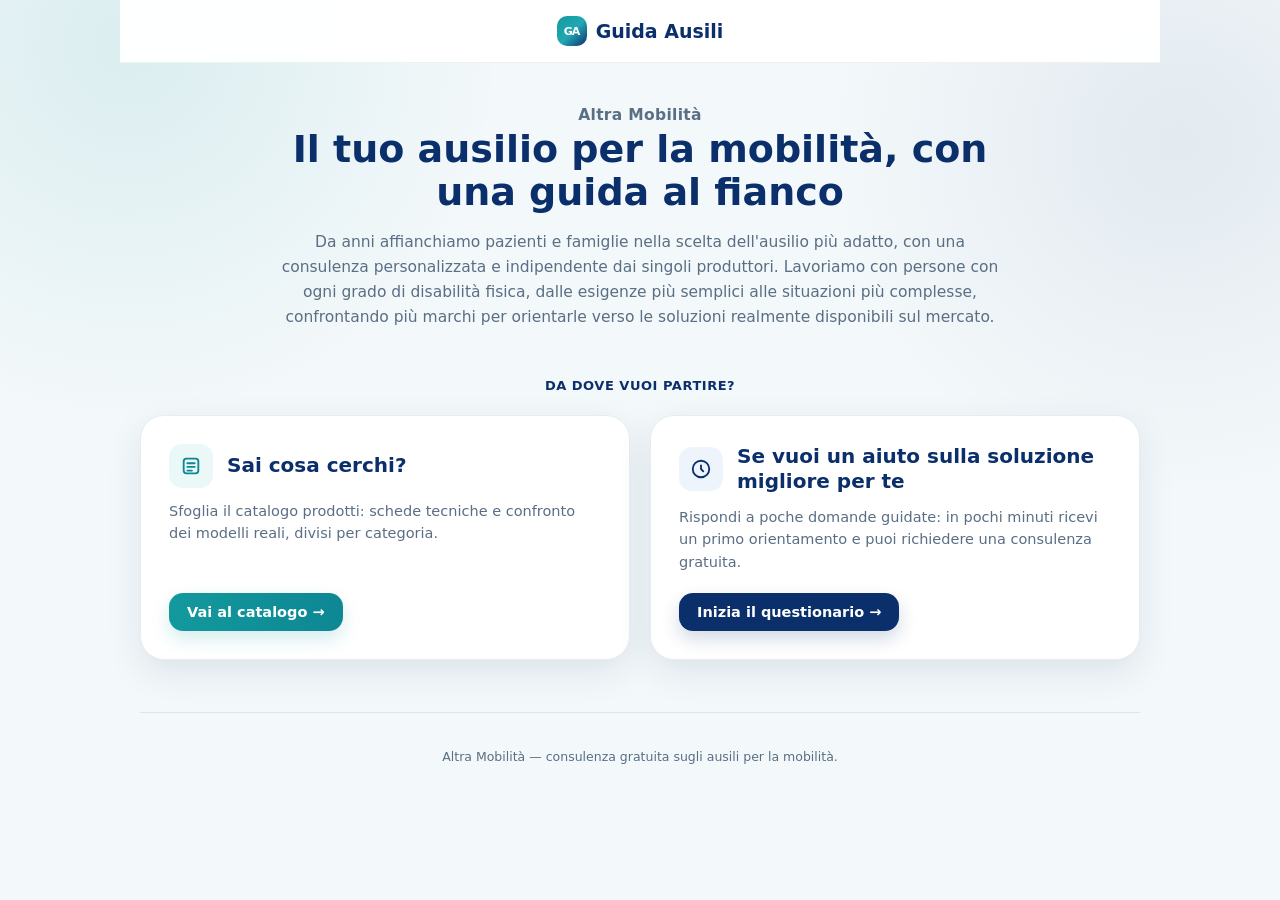
<file: index.html>
<!doctype html>
<html lang="it">
<head>
<meta charset="utf-8">
<meta name="viewport" content="width=device-width, initial-scale=1">
<title>Guida Ausili</title>
<meta name="description" content="Guida Ausili di Altra Mobilità: consulenza personalizzata e catalogo prodotti per trovare l'ausilio per la mobilità più adatto a ogni esigenza.">
<link rel="stylesheet" href="home.css">
</head>
<body>
<div class="wrap">

  <header class="site-header">
    <span></span>
    <div class="brand-ui"><span class="brand-logo">GA</span>Guida Ausili</div>
    <span></span>
  </header>

  <section class="hero">
    <p class="eyebrow">Altra Mobilità</p>
    <h1>Il tuo ausilio per la mobilità, con una guida al fianco</h1>
    <p>Da anni affianchiamo pazienti e famiglie nella scelta dell'ausilio più adatto, con una consulenza personalizzata e indipendente dai singoli produttori. Lavoriamo con persone con ogni grado di disabilità fisica, dalle esigenze più semplici alle situazioni più complesse, confrontando più marchi per orientarle verso le soluzioni realmente disponibili sul mercato.</p>
  </section>

  <div class="choice-intro"><p>Da dove vuoi partire?</p></div>

  <div class="choice-grid">
    <a class="choice-card" href="catalogo/index.html">
      <div class="choice-card-head">
        <span class="icon-tile" aria-hidden="true"><svg viewBox="0 0 24 24" fill="none" stroke="currentColor" stroke-width="2" stroke-linecap="round" stroke-linejoin="round"><rect x="4" y="4" width="16" height="16" rx="3"/><path d="M8 9h8M8 13h8M8 17h5"/></svg></span>
        <h2>Sai cosa cerchi?</h2>
      </div>
      <p>Sfoglia il catalogo prodotti: schede tecniche e confronto dei modelli reali, divisi per categoria.</p>
      <span class="cta">Vai al catalogo →</span>
    </a>
    <a class="choice-card alt" href="configuratore.html">
      <div class="choice-card-head">
        <span class="icon-tile" aria-hidden="true"><svg viewBox="0 0 24 24" fill="none" stroke="currentColor" stroke-width="2" stroke-linecap="round" stroke-linejoin="round"><circle cx="12" cy="12" r="9"/><path d="M12 8v4l2.5 2.5"/></svg></span>
        <h2>Se vuoi un aiuto sulla soluzione migliore per te</h2>
      </div>
      <p>Rispondi a poche domande guidate: in pochi minuti ricevi un primo orientamento e puoi richiedere una consulenza gratuita.</p>
      <span class="cta">Inizia il questionario →</span>
    </a>
  </div>

  <footer class="site-footer">
    <p>Altra Mobilità — consulenza gratuita sugli ausili per la mobilità.</p>
  </footer>

</div>
</body>
</html>
</file>
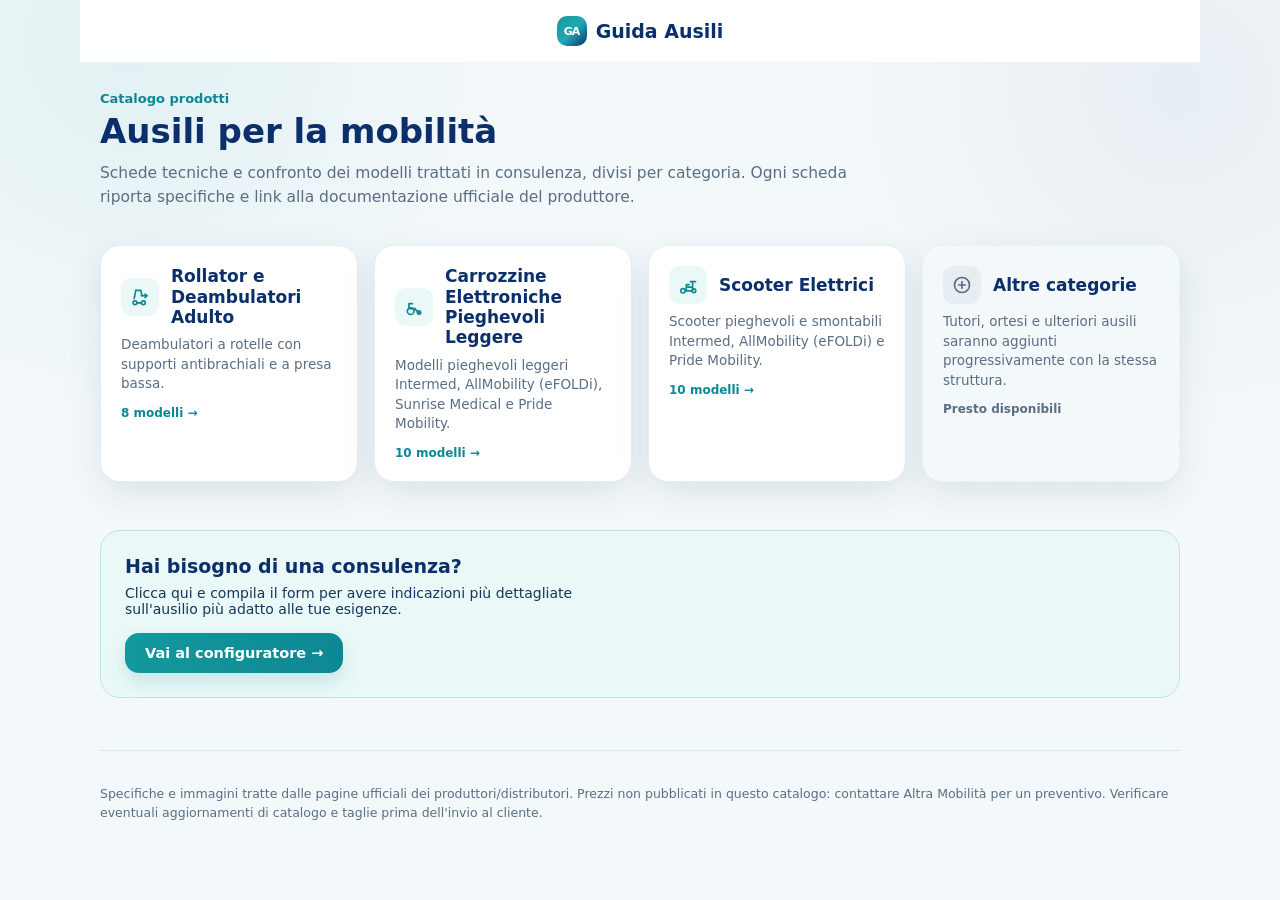
<file: catalogo/index.html>
<!doctype html>
<html lang="it">
<head>
<meta charset="utf-8">
<meta name="viewport" content="width=device-width, initial-scale=1">
<title>Catalogo Ausili</title>
<meta name="description" content="Catalogo prodotti Altra Mobilità: confronto tecnico e schede dettagliate degli ausili per la mobilità trattati in consulenza, organizzati per categoria.">
<link rel="stylesheet" href="catalogo.css">
</head>
<body>
<div class="wrap">

  <header class="site-header">
    <span></span>
    <div class="brand-ui"><span class="brand-logo">GA</span>Guida Ausili</div>
    <span></span>
  </header>

  <div class="page-intro">
    <p class="eyebrow">Catalogo prodotti</p>
    <h1>Ausili per la mobilità</h1>
    <p class="lede">Schede tecniche e confronto dei modelli trattati in consulenza, divisi per categoria. Ogni scheda riporta specifiche e link alla documentazione ufficiale del produttore.</p>
  </div>

  <div class="hub-grid">
    <a class="hub-card" href="rollatori.html">
      <div class="hub-card-head">
        <span class="icon-tile" aria-hidden="true"><svg viewBox="0 0 24 24" fill="none" stroke="currentColor" stroke-width="2" stroke-linecap="round" stroke-linejoin="round"><path d="M7 4h6l1.5 6.5"/><path d="M7 4L5 14"/><circle cx="6" cy="19" r="2.3"/><circle cx="16" cy="19" r="2.3"/><path d="M8.3 19h5.4"/><path d="M13.5 10.5H20"/><path d="M18 8.5l2.5 2-2.5 2"/></svg></span>
        <h2>Rollator e Deambulatori Adulto</h2>
      </div>
      <p>Deambulatori a rotelle con supporti antibrachiali e a presa bassa.</p>
      <span class="count">8 modelli →</span>
    </a>
    <a class="hub-card" href="carrozzine-pieghevoli.html">
      <div class="hub-card-head">
        <span class="icon-tile" aria-hidden="true"><svg viewBox="0 0 24 24" fill="none" stroke="currentColor" stroke-width="2" stroke-linecap="round" stroke-linejoin="round"><circle cx="8" cy="17" r="4"/><circle cx="18" cy="18.5" r="2"/><path d="M6 8h4M6 8v6M6 14h7M13 14l3 3.5 4 2"/></svg></span>
        <h2>Carrozzine Elettroniche Pieghevoli Leggere</h2>
      </div>
      <p>Modelli pieghevoli leggeri Intermed, AllMobility (eFOLDi), Sunrise Medical e Pride Mobility.</p>
      <span class="count">10 modelli →</span>
    </a>
    <a class="hub-card" href="scooter-elettrici.html">
      <div class="hub-card-head">
        <span class="icon-tile" aria-hidden="true"><svg viewBox="0 0 24 24" fill="none" stroke="currentColor" stroke-width="2" stroke-linecap="round" stroke-linejoin="round"><circle cx="6" cy="19" r="2.6"/><circle cx="19" cy="19" r="2.3"/><path d="M9 19h8M10 19v-7.5h3.5M11 14.5h5M17.5 19V9M15 8h6"/></svg></span>
        <h2>Scooter Elettrici</h2>
      </div>
      <p>Scooter pieghevoli e smontabili Intermed, AllMobility (eFOLDi) e Pride Mobility.</p>
      <span class="count">10 modelli →</span>
    </a>
    <div class="hub-card soon" aria-disabled="true">
      <div class="hub-card-head">
        <span class="icon-tile" aria-hidden="true"><svg viewBox="0 0 24 24" fill="none" stroke="currentColor" stroke-width="2" stroke-linecap="round" stroke-linejoin="round"><circle cx="12" cy="12" r="9"/><path d="M12 8v8M8 12h8"/></svg></span>
        <h2>Altre categorie</h2>
      </div>
      <p>Tutori, ortesi e ulteriori ausili saranno aggiunti progressivamente con la stessa struttura.</p>
      <span class="count">Presto disponibili</span>
    </div>
  </div>

  <div class="cta-panel">
    <h3>Hai bisogno di una consulenza?</h3>
    <p>Clicca qui e compila il form per avere indicazioni più dettagliate sull'ausilio più adatto alle tue esigenze.</p>
    <a class="cta-btn" href="../configuratore.html">Vai al configuratore →</a>
  </div>

  <footer class="site-footer">
    <p>Specifiche e immagini tratte dalle pagine ufficiali dei produttori/distributori. Prezzi non pubblicati in questo catalogo: contattare Altra Mobilità per un preventivo. Verificare eventuali aggiornamenti di catalogo e taglie prima dell'invio al cliente.</p>
  </footer>

</div>
</body>
</html>
</file>
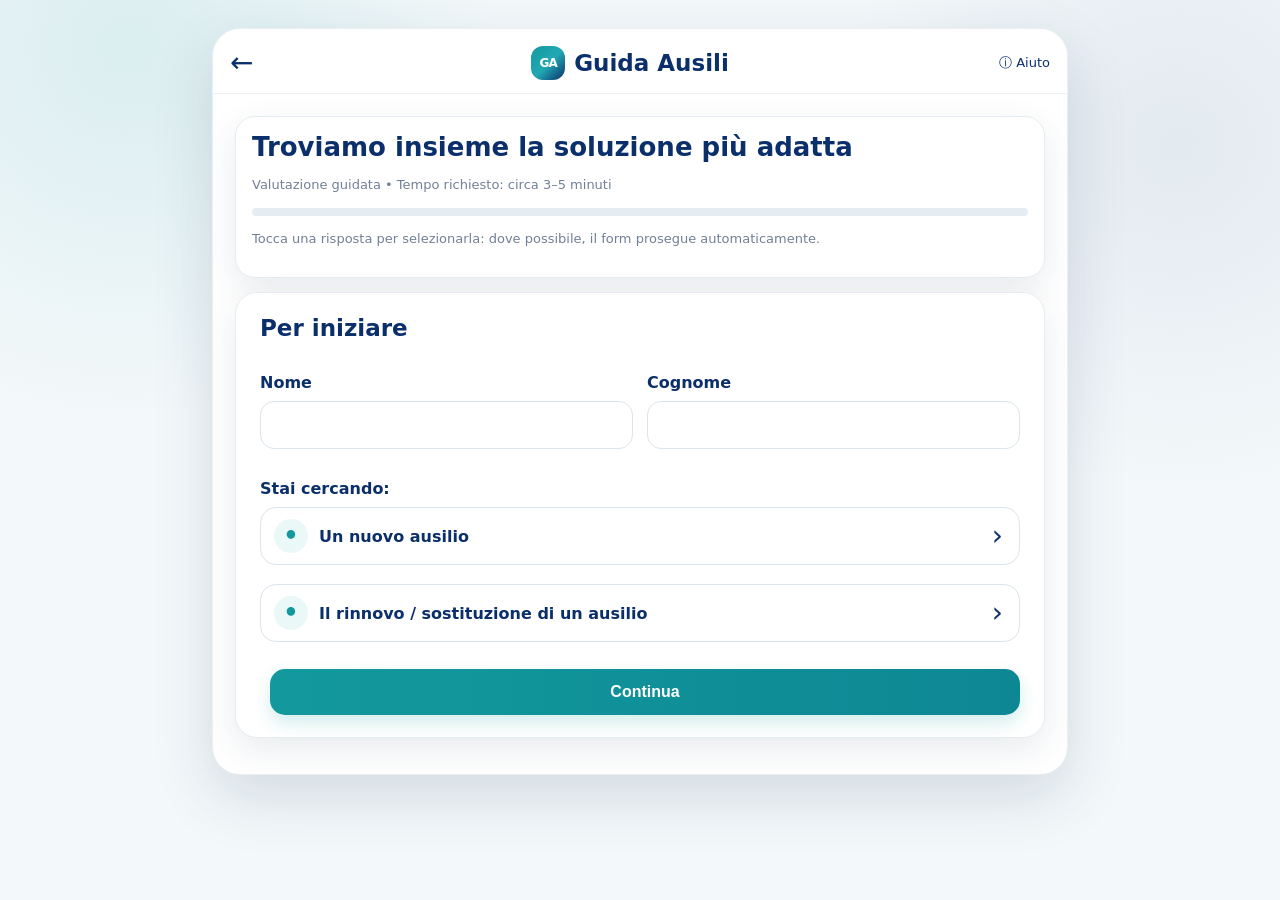
<file: configuratore.html>
<!DOCTYPE html>
<html lang="it">
<head>
<meta charset="utf-8">
<meta name="viewport" content="width=device-width,initial-scale=1">
<title>Configuratore Ausili - Motore V1</title>
<link rel="stylesheet" href="style.css">
</head>
<body>
<div class="wrap">
<div class="card">
<header class="app-header">
  <a class="back-ui" href="index.html" aria-label="Torna alla home">←</a>
  <div class="brand-ui"><span class="brand-logo">GA</span>Guida Ausili</div>
  <div class="help-ui">ⓘ Aiuto</div>
</header>
<div class="app-body">
<div class="top-progress">
  <h1>Troviamo insieme la soluzione più adatta</h1>
  <p class="small">Valutazione guidata • Tempo richiesto: circa 3–5 minuti</p>
  <div class="progress"><div id="bar"></div></div>
  <p class="small">Tocca una risposta per selezionarla: dove possibile, il form prosegue automaticamente.</p>
</div>

<form id="wizard">
<section class="step active" data-step="0">
<h2>Per iniziare</h2>
<div class="row">
<div class="field"><label>Nome</label><input name="firstName" type="text" required></div>
<div class="field"><label>Cognome</label><input name="lastName" type="text" required></div>
</div>
<div class="field">
<label>Stai cercando:</label>
<div class="grid">
<label class="option"><input type="radio" name="requestType" value="new" required> Un nuovo ausilio</label>
<label class="option"><input type="radio" name="requestType" value="renewal"> Il rinnovo / sostituzione di un ausilio</label>
</div>
</div>
<div class="actions"><span></span><button type="button" class="primary" onclick="nextStep()">Continua</button></div>
</section>

<section class="step" data-step="1">
<h2>Rinnovo dell'ausilio</h2>
<div id="renewalBlock">
<div class="field">
<label>Qual è il motivo principale del rinnovo?</label>
<div class="grid">
<label class="option"><input type="radio" name="renewalReason" value="wear"> Usura / tempo trascorso</label>
<label class="option"><input type="radio" name="renewalReason" value="changed"> Non più adeguato / mutate condizioni o esigenze</label>
</div>
</div>
<div id="wearDetails" class="hidden">
<div class="row">
<div class="field"><label>Da quale anno utilizzi l'ausilio attuale?</label><input type="number" min="1990" max="2026" name="deviceYear" placeholder="Es. 2021"></div>
<div class="field"><label>Come è stato ottenuto?</label>
<select name="funding">
<option value="">Seleziona</option><option value="asl">Fornitura ASL / SSN</option><option value="private">Acquisto privato</option><option value="unknown">Non lo so</option>
</select></div>
</div>
</div>
</div>
<div class="actions"><button type="button" class="secondary" onclick="prevStep()">Indietro</button><button type="button" class="primary" onclick="nextStep()">Continua</button></div>
</section>

<section class="step" data-step="2">
<h2>Tipologia di ausilio</h2>
<div class="field">
<label>Quale area ti interessa?</label>
<div class="grid">
<label class="option"><input type="radio" name="area" value="seated" required> Una soluzione per muoversi da seduto</label>
<label class="option"><input type="radio" name="area" value="standing"> Una soluzione per muoversi / stare in piedi</label>
<label class="option"><input type="radio" name="area" value="orthosis"> Un tutore / ortesi da indossare</label>
</div>
</div>
<div id="otherAreaMsg" class="warn hidden">In questo prototipo è già implementato il ramo “mobilità seduta adulto”. Gli altri rami verranno aggiunti con lo stesso motore.</div>
<div class="field">
<label>La soluzione è destinata a:</label>
<div class="grid">
<label class="option"><input type="radio" name="ageGroup" value="adult" required> Adulto</label>
<label class="option"><input type="radio" name="ageGroup" value="pediatric"> Bambino / ragazzo</label>
</div>
</div>
<div class="actions"><button type="button" class="secondary" onclick="prevStep()">Indietro</button><button type="button" class="primary" onclick="nextStep()">Continua</button></div>
</section>

<section class="step" data-step="3">
<h2>Tipo e contesto d'uso</h2>
<div class="field"><label>Hai già una preferenza?</label>
<div class="grid">
<label class="option"><input type="radio" name="preference" value="manual" required> Manuale</label>
<label class="option"><input type="radio" name="preference" value="power"> Elettronica</label>
<label class="option"><input type="radio" name="preference" value="unknown"> Non lo so, vorrei essere guidato</label>
</div></div>
<div class="field"><label>Dove prevedi di utilizzarla principalmente?</label>
<select name="context" required>
<option value="">Seleziona</option>
<option value="indoor_only">Solo all'interno</option>
<option value="mostly_indoor">Prevalentemente all'interno</option>
<option value="both">Sia all'interno che all'esterno</option>
<option value="mostly_outdoor">Prevalentemente all'esterno</option>
<option value="outdoor_only">Solo all'esterno</option>
</select></div>
<div class="actions"><button type="button" class="secondary" onclick="prevStep()">Indietro</button><button type="button" class="primary" onclick="nextStep()">Continua</button></div>
</section>

<section class="step" data-step="4">
<h2>Contesto abitativo</h2>
<div class="field"><label>Tipo di abitazione</label>
<select name="homeType"><option value="apartment">Appartamento</option><option value="house">Casa indipendente / villetta</option><option value="other">Altro</option></select></div>
<div class="field"><label>Sono presenti barriere per entrare o uscire?</label>
<select name="barriers">
<option value="none">No, accesso senza gradini</option><option value="one_step">Un gradino</option><option value="steps">Più gradini</option><option value="stairs">Una o più rampe di scale</option><option value="unknown">Non lo so</option>
</select></div>
<div class="field"><label>È presente una soluzione per superarle?</label>
<select name="barrierSolution">
<option value="none">Nessuna / non necessaria</option><option value="elevator">Ascensore</option><option value="stairlift">Montascale</option><option value="ramp">Rampa</option><option value="platform">Piattaforma elevatrice</option><option value="other">Altro</option>
</select></div>
<div id="elevatorFields" class="hidden">
<div class="row">
<div class="field"><label>Apertura porta ascensore (cm, se nota)</label><input type="number" name="elevatorWidth" min="40" max="200"></div>
<div class="field"><label>Profondità interna (cm, se nota)</label><input type="number" name="elevatorDepth" min="60" max="300"></div>
</div>
</div>
<div class="field"><label>Ci sono passaggi interni particolarmente stretti?</label>
<select name="narrowPassages"><option value="no">No</option><option value="yes">Sì</option><option value="unknown">Non lo so</option></select></div>
<div class="field"><label>Larghezza del passaggio più stretto (cm, se nota)</label><input type="number" name="narrowWidth" min="40" max="200"></div>
<div class="actions"><button type="button" class="secondary" onclick="prevStep()">Indietro</button><button type="button" class="primary" onclick="nextStep()">Continua</button></div>
</section>

<section class="step" data-step="5">
<h2>Quanto e come verrà utilizzata</h2>
<div class="field"><label>Quanto prevedi di utilizzare l'ausilio?</label>
<select name="usage" required>
<option value="">Seleziona</option>
<option value="occasional">Solo occasionalmente</option>
<option value="limited">Alcune volte durante la giornata</option>
<option value="hours">Diverse ore al giorno</option>
<option value="most_day">Per gran parte della giornata</option>
<option value="primary">Come seduta principale per tutta la giornata</option>
</select></div>
<div class="field"><label>Se usata in casa, sarà soprattutto:</label>
<select name="indoorRole">
<option value="specific">Per alcune attività / spostamenti specifici</option>
<option value="frequent">Per la maggior parte degli spostamenti</option>
<option value="primary">Come seduta per le attività quotidiane</option>
<option value="na">Non pertinente / non lo so</option>
</select></div>
<div class="field"><label>Deve essere caricata in automobile?</label>
<select name="carTransport">
<option value="frequent">Frequentemente</option><option value="occasional">Occasionalmente</option><option value="rare">Raramente</option><option value="never">Mai</option><option value="unknown">Non lo so</option>
</select></div>
<div class="actions"><button type="button" class="secondary" onclick="prevStep()">Indietro</button><button type="button" class="primary" onclick="nextStep()">Continua</button></div>
</section>

<section class="step" data-step="6">
<h2>Propulsione e accompagnamento</h2>
<div class="field"><label>La persona riesce a spostarsi autonomamente usando le braccia?</label>
<select name="propulsion" required>
<option value="">Seleziona</option>
<option value="independent">Sì, senza particolare difficoltà</option>
<option value="fatigue">Sì, ma con fatica</option>
<option value="short">Solo per brevi tratti</option>
<option value="none">No</option>
<option value="unknown">Non lo so</option>
</select></div>
<div class="field"><label>Durante gli spostamenti è disponibile un accompagnatore?</label>
<select name="caregiver" required>
<option value="">Seleziona</option>
<option value="always">Sempre o quasi sempre</option>
<option value="often">Spesso</option>
<option value="sometimes">Solo occasionalmente</option>
<option value="rare">Raramente</option>
<option value="never">Mai</option>
<option value="unknown">Non lo so</option>
</select></div>
<div class="field"><label>Per l'esterno, gli spostamenti saranno soprattutto:</label>
<select name="outdoorUse">
<option value="local">Brevi spostamenti vicino casa</option>
<option value="long">Tragitti più lunghi</option>
<option value="occasional">Uscite occasionali</option>
<option value="daily">Spostamenti quotidiani</option>
<option value="na">Non pertinente / non lo so</option>
</select></div>
<div class="actions"><button type="button" class="secondary" onclick="prevStep()">Indietro</button><button type="button" class="primary" onclick="nextStep()">Continua</button></div>
</section>

<section class="step" data-step="7">
<h2>Controllo posturale</h2>
<div class="field"><label>La persona riesce a mantenere il tronco stabile quando è seduta?</label>
<select name="trunk" required>
<option value="">Seleziona</option>
<option value="stable">Sì, in autonomia</option>
<option value="partial">Sì, ma tende a inclinarsi / necessita di qualche sostegno</option>
<option value="none">No, necessita di sostegno importante</option>
<option value="unknown">Non lo so</option>
</select></div>
<div class="field"><label>La persona riesce a mantenere il capo in posizione autonomamente?</label>
<select name="head" required>
<option value="">Seleziona</option>
<option value="stable">Sì</option>
<option value="partial">Sì, ma con difficoltà o per periodi limitati</option>
<option value="none">No, necessita di sostegno</option>
<option value="unknown">Non lo so</option>
</select></div>
<div class="actions"><button type="button" class="secondary" onclick="prevStep()">Indietro</button><button type="button" class="primary" onclick="nextStep()">Continua</button></div>
</section>

<section class="step" data-step="8">
<h2>Risultato della configurazione</h2>
<div id="resultBox"></div>
<div class="catalog-note">
<p class="small">Vuoi vedere i prodotti reali disponibili in questa categoria?</p>
<a class="catalog-link" href="catalogo/index.html">📋 Guarda il catalogo prodotti →</a>
</div>
<div class="contact-panel">
<h3>Vuoi maggiori informazioni o una consulenza gratuita?</h3>
<p class="small">Puoi inviare direttamente a noi il riepilogo della configurazione tramite WhatsApp oppure email.</p>
<div class="row">
<div class="field"><label>Email</label><input type="email" name="contactEmail" placeholder="La tua email"></div>
<div class="field"><label>Cellulare</label><input type="tel" name="contactPhone" placeholder="Il tuo cellulare"></div>
</div>
<label class="consent-row"><input type="checkbox" name="contactConsent"> <span>Desidero essere ricontattato per ricevere maggiori informazioni o una consulenza gratuita relativa alla configurazione effettuata.</span></label>
<div class="contact-grid">
<button type="button" class="contact-btn whatsapp-btn" onclick="sendWhatsApp()">💬 Invia riepilogo via WhatsApp</button>
<button type="button" class="contact-btn email-btn" onclick="sendEmail()">✉️ Invia riepilogo via email</button>
</div>
<div id="summaryPreview" class="summary-preview"></div>
<p class="quick-note">Il messaggio sarà già compilato con il riepilogo della configurazione: dovrai solo premere “Invia”.</p>
<div class="actions"><button type="button" class="secondary" onclick="prevStep()">Indietro</button></div>
</div>
</section>
</form>
</div>
</div>
</div>

<script src="script.js"></script>
</body>
</html>
</file>
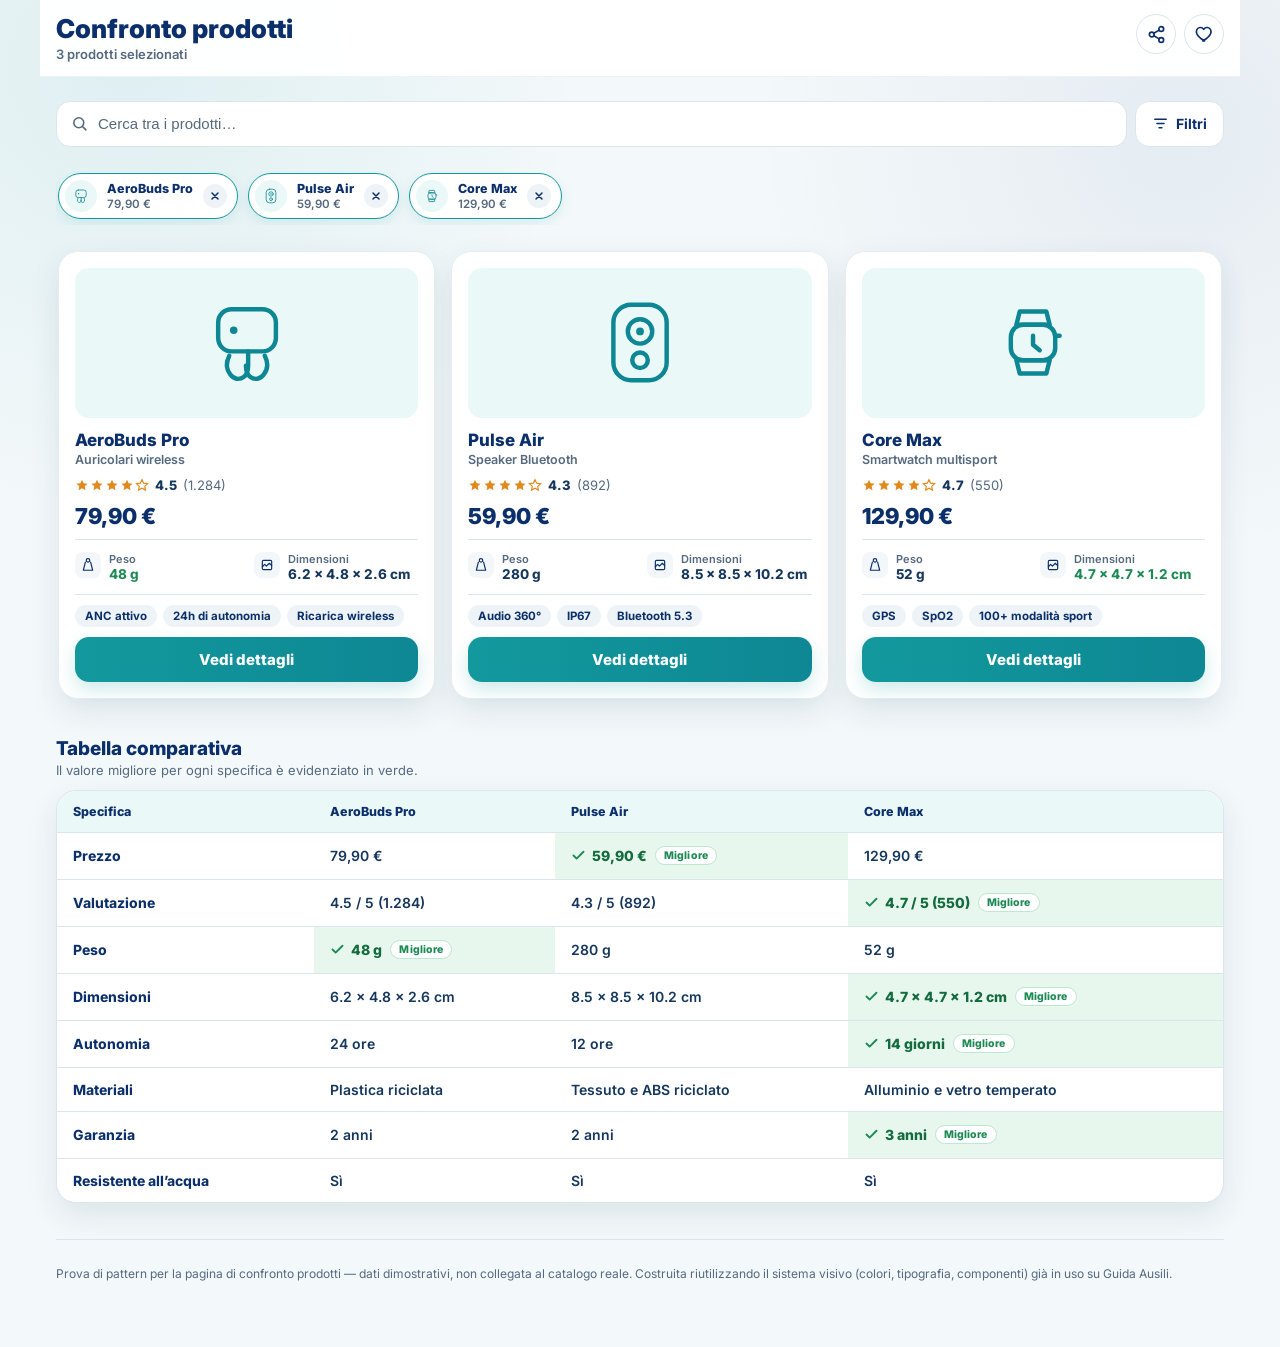
<file: concept/confronto-prodotti.html>
<!doctype html>
<html lang="it">
<head>
<meta charset="utf-8">
<meta name="viewport" content="width=device-width, initial-scale=1, viewport-fit=cover">
<title>Confronto prodotti — Guida Ausili</title>
<meta name="description" content="Prova di pattern: pagina di confronto prodotti mobile-first con card scorrevoli, tabella comparativa ed evidenziazione automatica del valore migliore.">
<link rel="preconnect" href="https://fonts.googleapis.com">
<link rel="preconnect" href="https://fonts.gstatic.com" crossorigin>
<link href="https://fonts.googleapis.com/css2?family=Inter:wght@400;500;600;700;800&display=swap" rel="stylesheet">
<style>
/* ============ Design tokens — estende il sistema navy/teal esistente del progetto ============ */
:root{
  --color-navy:#0b2f6b;
  --color-teal:#13999d;
  --color-teal-2:#0d8794;
  --color-teal-soft:#eaf8f7;

  --color-bg:#f3f8fa;
  --color-card:#ffffff;
  --color-text:#15365d;
  --color-muted:#55697f;
  --color-border:#dbe5ec;

  --color-primary:var(--color-teal);
  --color-primary-2:var(--color-teal-2);
  --color-primary-soft:var(--color-teal-soft);

  --color-success:#1c8a53;
  --color-success-soft:#e7f7ee;
  --color-success-border:#bfe6cf;

  --color-rating:#e08a1e;
  --color-rating-soft:#fdf1de;

  --shadow-card:0 12px 30px rgba(26,58,92,.10);
  --shadow-pop:0 18px 44px rgba(20,45,75,.16);

  --radius-card:20px;
  --radius-control:14px;
  --radius-pill:999px;

  --spacing-xs:6px;
  --spacing-sm:10px;
  --spacing-md:16px;
  --spacing-lg:24px;
  --spacing-xl:36px;
}

*{box-sizing:border-box}
html,body{margin:0;min-height:100%}
body{
  font-family:Inter,system-ui,-apple-system,Segoe UI,Roboto,Arial,sans-serif;
  color:var(--color-text);
  background:
    radial-gradient(circle at 10% 5%,rgba(19,153,157,.09),transparent 26%),
    radial-gradient(circle at 92% 10%,rgba(11,47,107,.06),transparent 25%),
    var(--color-bg);
  -webkit-font-smoothing:antialiased;
}
img,svg{max-width:100%}
button{font:inherit}
a{color:var(--color-primary-2)}

:focus-visible{outline:2.5px solid var(--color-navy);outline-offset:2px;border-radius:6px}

.wrap{max-width:1200px;margin:0 auto;padding:0 var(--spacing-md) 64px}

/* ============ 1. Header ============ */
.app-header{
  position:sticky;top:0;z-index:40;
  background:rgba(255,255,255,.96);-webkit-backdrop-filter:blur(12px);backdrop-filter:blur(12px);
  border-bottom:1px solid #edf2f5;
  margin:0 calc(var(--spacing-md) * -1) var(--spacing-lg);
  padding:14px var(--spacing-md);
  display:flex;align-items:flex-start;justify-content:space-between;gap:var(--spacing-md);
  min-height:var(--header-h);
}
.app-header .titles{min-width:0}
.app-header h1{margin:0;font-size:clamp(20px,4.2vw,26px);line-height:1.15;font-weight:850;color:var(--color-navy)}
.app-header .subtitle{margin:2px 0 0;font-size:13px;color:var(--color-muted);font-weight:600}
.header-actions{display:flex;gap:8px;flex:0 0 auto}
.icon-btn{
  width:40px;height:40px;flex:0 0 auto;
  display:grid;place-items:center;
  border:1px solid var(--color-border);background:var(--color-card);
  border-radius:var(--radius-pill);color:var(--color-navy);cursor:pointer;
  transition:background .15s,border-color .15s,transform .1s;
}
.icon-btn:hover{background:var(--color-primary-soft);border-color:#bfe3e0}
.icon-btn:active{transform:scale(.94)}
.icon-btn[aria-pressed="true"]{background:var(--color-primary-soft);border-color:var(--color-teal);color:var(--color-teal-2)}
.icon-btn svg{width:19px;height:19px}

/* ============ 2. Search / filters ============ */
.search-bar{display:flex;gap:8px;margin-bottom:var(--spacing-lg)}
.filter-wrap{position:relative}
.search-field{
  flex:1;min-width:0;display:flex;align-items:center;gap:8px;
  background:var(--color-card);border:1px solid var(--color-border);
  border-radius:var(--radius-control);padding:12px 14px;min-height:46px;
}
.sr-only{position:absolute;width:1px;height:1px;overflow:hidden;clip:rect(0 0 0 0)}
.search-field svg{width:17px;height:17px;color:var(--color-muted);flex:0 0 auto}
.search-field input{
  border:0;outline:0;background:transparent;width:100%;height:100%;
  font-size:15px;color:var(--color-text);
}
.search-field input::placeholder{color:var(--color-muted)}
.filter-btn{
  flex:0 0 auto;min-height:46px;padding:12px 16px;
  display:flex;align-items:center;gap:7px;
  background:var(--color-card);border:1px solid var(--color-border);
  border-radius:var(--radius-control);color:var(--color-navy);font-weight:700;font-size:14px;
  cursor:pointer;position:relative;
}
.filter-btn:hover{border-color:#bcd0da}
.filter-btn svg{width:17px;height:17px;flex:0 0 auto}
.filter-btn .label{white-space:nowrap}
.filter-btn[aria-expanded="true"]{border-color:var(--color-teal);color:var(--color-teal-2);background:var(--color-primary-soft)}

.filter-panel{
  position:absolute;top:calc(100% + 8px);right:0;z-index:30;
  background:var(--color-card);border:1px solid var(--color-border);border-radius:var(--radius-control);
  box-shadow:var(--shadow-pop);padding:var(--spacing-md);width:240px;
}
.filter-panel label{display:flex;align-items:center;gap:10px;font-size:13.5px;font-weight:600;color:var(--color-text);cursor:pointer}
.filter-panel input[type=checkbox]{width:17px;height:17px;accent-color:var(--color-teal)}

@media (max-width:420px){
  .filter-btn .label{display:none}
  .filter-btn{width:46px;padding:0;justify-content:center}
}

/* ============ 3. Selected products bar ============ */
.selected-bar{margin-bottom:var(--spacing-lg)}
.selected-scroll{
  display:flex;gap:10px;overflow-x:auto;padding:2px 2px 6px;
  scrollbar-width:thin;
}
.selected-chip{
  flex:0 0 auto;display:flex;align-items:center;gap:10px;
  background:var(--color-card);border:1px solid var(--color-teal);
  border-radius:var(--radius-pill);padding:6px 10px 6px 6px;
  box-shadow:0 4px 12px rgba(19,153,157,.12);
}
.selected-chip .thumb{
  width:32px;height:32px;border-radius:50%;background:var(--color-primary-soft);
  display:grid;place-items:center;flex:0 0 auto;overflow:hidden;
}
.selected-chip .thumb svg{width:20px;height:20px}
.selected-chip .meta{display:flex;flex-direction:column;line-height:1.25;white-space:nowrap}
.selected-chip .name{font-size:12.5px;font-weight:800;color:var(--color-navy)}
.selected-chip .price{font-size:11.5px;color:var(--color-muted);font-weight:600}
.selected-chip .remove{
  width:24px;height:24px;flex:0 0 auto;border:0;border-radius:50%;
  background:#edf3f6;color:var(--color-navy);display:grid;place-items:center;cursor:pointer;
}
.selected-chip .remove:hover{background:#e2ecf1}
.selected-chip .remove svg{width:12px;height:12px}
.selected-chip .remove:disabled{opacity:.35;cursor:not-allowed}

/* ============ 4. Product cards ============ */
.cards-section{margin-bottom:var(--spacing-xl)}
.cards-track{
  display:flex;gap:var(--spacing-md);overflow-x:auto;padding:2px 2px 14px;
  scroll-snap-type:x mandatory;-webkit-overflow-scrolling:touch;
}
.product-card{
  scroll-snap-align:start;
  flex:0 0 86%;
  background:var(--color-card);border:1px solid #e6edf2;border-radius:var(--radius-card);
  box-shadow:var(--shadow-card);padding:var(--spacing-md);
  display:flex;flex-direction:column;gap:var(--spacing-sm);
}
.product-card .photo{
  height:150px;border-radius:14px;background:var(--color-primary-soft);
  display:grid;place-items:center;overflow:hidden;
}
.product-card .photo svg{width:74%;height:74%}
.product-card .heading{display:flex;flex-direction:column;gap:2px;margin-top:2px}
.product-card .name{margin:0;font-size:17px;font-weight:800;color:var(--color-navy)}
.product-card .category{font-size:12.5px;color:var(--color-muted);font-weight:600}
.product-card .rating-row{display:flex;align-items:center;gap:6px;font-size:13px}
.rating-stars{display:inline-flex;gap:1px;color:var(--color-rating)}
.rating-stars svg{width:14px;height:14px}
.rating-value{font-weight:800;color:var(--color-text)}
.rating-count{color:var(--color-muted)}
.product-card .price-row{font-size:22px;font-weight:850;color:var(--color-navy)}
.product-card .price-row .unavailable{font-size:14px;color:var(--color-muted);font-weight:700}

.spec-mini-grid{display:grid;grid-template-columns:1fr 1fr;gap:10px 14px;padding:12px 0;border-top:1px solid var(--color-border);border-bottom:1px solid var(--color-border)}
.spec-mini{display:flex;align-items:flex-start;gap:8px;min-width:0}
.spec-mini .ic{width:26px;height:26px;border-radius:8px;background:#f3f7f9;display:grid;place-items:center;flex:0 0 auto;color:var(--color-navy)}
.spec-mini .ic svg{width:14px;height:14px}
.spec-mini .txt{min-width:0}
.spec-mini .k{display:block;font-size:11px;color:var(--color-muted);font-weight:600}
.spec-mini .v{display:block;font-size:13.5px;font-weight:750;color:var(--color-text);overflow:hidden;text-overflow:ellipsis;white-space:nowrap}
.spec-mini.is-best .v{color:var(--color-success)}

.highlights{display:flex;flex-wrap:wrap;gap:6px}
.highlight-tag{font-size:11.5px;font-weight:700;padding:4px 10px;border-radius:var(--radius-pill);background:#edf3f6;color:var(--color-navy)}

.card-cta{
  margin-top:auto;border:0;border-radius:var(--radius-control);padding:13px 16px;
  font-size:15px;font-weight:800;color:#fff;cursor:pointer;
  background:linear-gradient(90deg,var(--color-primary),var(--color-primary-2));
  box-shadow:0 8px 18px rgba(19,153,157,.20);
}
.card-cta:hover{filter:brightness(1.04)}

@media (min-width:640px){
  .cards-track{scroll-snap-type:none;display:grid;grid-template-columns:repeat(2,minmax(0,1fr));overflow:visible;padding:2px}
  .product-card{flex-basis:auto}
}
@media (min-width:1024px){
  .cards-track{grid-template-columns:repeat(3,minmax(0,1fr))}
}
@media (min-width:1280px){
  .cards-track.count-4{grid-template-columns:repeat(4,minmax(0,1fr))}
}

/* ============ 6. Comparison table ============ */
.table-heading{display:flex;align-items:baseline;justify-content:space-between;gap:12px;margin-bottom:12px;flex-wrap:wrap}
.table-heading h2{margin:0;font-size:19px;font-weight:800;color:var(--color-navy)}
.table-heading p{margin:2px 0 0;font-size:13px;color:var(--color-muted)}

.table-shell{
  border:1px solid var(--color-border);border-radius:var(--radius-card);
  overflow:hidden;background:var(--color-card);box-shadow:var(--shadow-card);
}
.table-scroll{overflow-x:auto}
table.compare-table{border-collapse:separate;border-spacing:0;width:100%;min-width:560px}
.compare-table th,.compare-table td{padding:13px 16px;text-align:left;border-bottom:1px solid var(--color-border);font-size:14px;vertical-align:middle}
.compare-table tbody tr:last-child th,.compare-table tbody tr:last-child td{border-bottom:0}

.compare-table thead th{
  background:var(--color-primary-soft);color:var(--color-navy);font-weight:800;font-size:12.5px;
  white-space:nowrap;
}
.compare-table .spec-col{
  position:sticky;left:0;z-index:6;
  background:var(--color-primary-soft);min-width:132px;
}
.compare-table tbody th.spec-col{
  background:var(--color-card);z-index:4;font-weight:750;color:var(--color-navy);white-space:normal;
}
.compare-table td{color:var(--color-text)}
.compare-table td.is-best{background:var(--color-success-soft)}
.cell-value{display:inline-flex;align-items:center;gap:6px;font-weight:600}
.cell-value.dash{color:var(--color-muted);font-weight:400}
td.is-best .cell-value{font-weight:800;color:#136b3e}
.best-check{width:15px;height:15px;flex:0 0 auto;color:var(--color-success)}
.best-badge{
  display:inline-flex;align-items:center;font-size:10.5px;font-weight:800;letter-spacing:.01em;
  color:var(--color-success);background:#fff;border:1px solid var(--color-success-border);
  border-radius:var(--radius-pill);padding:2px 8px;margin-left:2px;white-space:nowrap;
}

@media (max-width:640px){
  .compare-table .spec-col{min-width:108px;max-width:108px}
  .compare-table th,.compare-table td{padding:11px 12px}
  .best-badge{display:none}
}

.scroll-hint{margin:8px 2px 0;font-size:12px;font-style:italic;color:var(--color-muted)}

footer.note{margin-top:var(--spacing-xl);padding-top:var(--spacing-lg);border-top:1px solid var(--color-border);font-size:12px;color:var(--color-muted);line-height:1.6}
</style>
</head>
<body>
<div class="wrap">

  <header class="app-header">
    <div class="titles">
      <h1>Confronto prodotti</h1>
      <p class="subtitle" id="selectionCount">3 prodotti selezionati</p>
    </div>
    <div class="header-actions">
      <button type="button" class="icon-btn" id="shareBtn" aria-label="Condividi confronto">
        <svg viewBox="0 0 24 24" fill="none" stroke="currentColor" stroke-width="2.1" stroke-linecap="round" stroke-linejoin="round" aria-hidden="true"><circle cx="18" cy="5" r="3"/><circle cx="6" cy="12" r="3"/><circle cx="18" cy="19" r="3"/><path d="M8.6 10.5l6.8-4M8.6 13.5l6.8 4"/></svg>
      </button>
      <button type="button" class="icon-btn" id="favBtn" aria-pressed="false" aria-label="Aggiungi il confronto ai preferiti">
        <svg viewBox="0 0 24 24" fill="none" stroke="currentColor" stroke-width="2.1" stroke-linecap="round" stroke-linejoin="round" aria-hidden="true"><path d="M12 20.2s-7.3-4.4-9.6-9C.8 7.3 2.4 3.8 6 3.2c2-.3 3.9.6 5 2.3 1.1-1.7 3-2.6 5-2.3 3.6.6 5.2 4.1 3.6 8-2.3 4.6-9.6 9-9.6 9z"/></svg>
      </button>
    </div>
  </header>

  <div class="search-bar">
    <div class="search-field">
      <svg viewBox="0 0 24 24" fill="none" stroke="currentColor" stroke-width="2.2" stroke-linecap="round" stroke-linejoin="round" aria-hidden="true"><circle cx="11" cy="11" r="7"/><path d="M21 21l-4.3-4.3"/></svg>
      <label for="searchInput" class="sr-only">Cerca tra i prodotti confrontati</label>
      <input type="text" id="searchInput" placeholder="Cerca tra i prodotti…" autocomplete="off">
    </div>
    <div class="filter-wrap">
      <button type="button" class="filter-btn" id="filterBtn" aria-haspopup="true" aria-expanded="false" aria-controls="filterPanel">
        <svg viewBox="0 0 24 24" fill="none" stroke="currentColor" stroke-width="2.2" stroke-linecap="round" stroke-linejoin="round" aria-hidden="true"><path d="M4 6h16M7 12h10M10 18h4"/></svg>
        <span class="label">Filtri</span>
      </button>
      <div class="filter-panel" id="filterPanel" hidden role="menu">
        <label>
          <input type="checkbox" id="onlyDiffToggle">
          Mostra solo le differenze
        </label>
      </div>
    </div>
  </div>

  <section class="selected-bar" aria-label="Prodotti attualmente confrontati">
    <div class="selected-scroll" id="selectedScroll" tabindex="0" aria-label="Elenco prodotti selezionati, scorri orizzontalmente"></div>
  </section>

  <section class="cards-section" aria-label="Schede prodotto">
    <div class="cards-track" id="cardsTrack" tabindex="0" aria-label="Schede prodotto, scorri orizzontalmente"></div>
  </section>

  <section aria-label="Tabella comparativa">
    <div class="table-heading">
      <div>
        <h2>Tabella comparativa</h2>
        <p>Il valore migliore per ogni specifica è evidenziato in verde.</p>
      </div>
    </div>
    <div class="table-shell">
      <div class="table-scroll" id="tableScroll">
        <table class="compare-table" id="compareTable"></table>
      </div>
    </div>
    <p class="scroll-hint" id="scrollHint">Scorri lateralmente per vedere tutti i prodotti →</p>
  </section>

  <footer class="note">
    Prova di pattern per la pagina di confronto prodotti — dati dimostrativi, non collegata al catalogo reale. Costruita riutilizzando il sistema visivo (colori, tipografia, componenti) già in uso su Guida Ausili.
  </footer>

</div>

<script>
(function(){
  "use strict";

  /* ============ Icone prodotto (illustrazioni geometriche piatte, non foto) ============ */
  var ICONS = {
    earbuds:
      '<svg viewBox="0 0 100 100" fill="none" stroke="#0d8794" stroke-width="4" stroke-linecap="round" stroke-linejoin="round" aria-hidden="true">'+
      '<rect x="24" y="20" width="52" height="38" rx="12"/>'+
      '<circle cx="38" cy="39" r="3.4" fill="#0d8794" stroke="none"/>'+
      '<path d="M34 62c-3 6-3 12 1 17 3 4 8 5 12 2 3-2 4-6 4-10V58"/>'+
      '<path d="M66 62c3 6 3 12-1 17-3 4-8 5-12 2-3-2-4-6-4-10"/>'+
      '</svg>',
    speaker:
      '<svg viewBox="0 0 100 100" fill="none" stroke="#0d8794" stroke-width="4" stroke-linecap="round" stroke-linejoin="round" aria-hidden="true">'+
      '<rect x="26" y="16" width="48" height="68" rx="16"/>'+
      '<circle cx="50" cy="40" r="11"/>'+
      '<circle cx="50" cy="40" r="3.5" fill="#0d8794" stroke="none"/>'+
      '<circle cx="50" cy="66" r="7"/>'+
      '</svg>',
    watch:
      '<svg viewBox="0 0 100 100" fill="none" stroke="#0d8794" stroke-width="4" stroke-linecap="round" stroke-linejoin="round" aria-hidden="true">'+
      '<path d="M38 22h24l3 12H35z"/>'+
      '<path d="M38 78h24l3-12H35z"/>'+
      '<rect x="30" y="34" width="40" height="32" rx="11"/>'+
      '<path d="M50 44v8l6 5"/>'+
      '<path d="M70 44h4"/>'+
      '</svg>'
  };

  /* ============ Regole di confronto — nessun valore hardcoded per prodotto ============ */
  var RULES = [
    { key:'price',           label:'Prezzo',              unit:'',     strategy:'lower-is-better',
      getValue:function(p){ return typeof p.price==='number' ? p.price : null; },
      format:function(p){ return typeof p.price==='number' ? formatCurrency(p.price,p.currency) : null; } },
    { key:'rating',           label:'Valutazione',        unit:'',     strategy:'higher-is-better',
      getValue:function(p){ return typeof p.rating==='number' ? p.rating : null; },
      format:function(p){ return typeof p.rating==='number' ? p.rating.toFixed(1)+' / 5 ('+(p.reviewCount||0).toLocaleString('it-IT')+')' : null; } },
    { key:'weight',           label:'Peso',                unit:'g',    strategy:'lower-is-better',
      getValue:function(p){ return numOrNull(p.specs.weight); },
      format:function(p){ return numOrNull(p.specs.weight)!=null ? p.specs.weight+' g' : null; } },
    { key:'dimensions',       label:'Dimensioni',          unit:'cm',   strategy:'lower-is-better',
      getValue:function(p){
        var s=p.specs;
        if(numOrNull(s.width)==null||numOrNull(s.height)==null||numOrNull(s.depth)==null) return null;
        return s.width*s.height*s.depth;
      },
      format:function(p){
        var s=p.specs;
        if(numOrNull(s.width)==null||numOrNull(s.height)==null||numOrNull(s.depth)==null) return null;
        return s.width+' × '+s.height+' × '+s.depth+' cm';
      } },
    { key:'autonomy',         label:'Autonomia',           unit:'h',    strategy:'higher-is-better',
      getValue:function(p){ return numOrNull(p.specs.autonomy); },
      format:function(p){ return numOrNull(p.specs.autonomy)!=null ? formatAutonomy(p.specs.autonomy) : null; } },
    { key:'materials',        label:'Materiali',           unit:'',     strategy:'manual',
      getValue:function(p){ return p.specs.materials || null; },
      format:function(p){ return p.specs.materials || null; } },
    { key:'warranty',         label:'Garanzia',            unit:'anni', strategy:'higher-is-better',
      getValue:function(p){ return numOrNull(p.specs.warranty); },
      format:function(p){ return numOrNull(p.specs.warranty)!=null ? p.specs.warranty+' anni' : null; } },
    { key:'waterResistant',   label:'Resistente all’acqua',unit:'',     strategy:'boolean',
      getValue:function(p){ return typeof p.specs.waterResistant==='boolean' ? p.specs.waterResistant : null; },
      format:function(p){ return typeof p.specs.waterResistant==='boolean' ? (p.specs.waterResistant?'Sì':'No') : null; } }
  ];

  /* card "mini" specs: sottoinsieme delle regole mostrato subito nella card */
  var CARD_MINI_KEYS = ['weight','dimensions'];

  function numOrNull(v){ return typeof v==='number' && !isNaN(v) ? v : null; }
  function formatCurrency(v,currency){ return v.toLocaleString('it-IT',{style:'currency',currency:currency||'EUR'}); }
  function formatAutonomy(hours){
    if(hours>=48){ var d=Math.round(hours/24); return d+' giorni'; }
    return hours+' ore';
  }
  function escapeHtml(s){
    return String(s).replace(/[&<>"']/g,function(c){
      return {'&':'&amp;','<':'&lt;','>':'&gt;','"':'&quot;',"'":'&#39;'}[c];
    });
  }

  /* ============ Dati mock realistici (3 prodotti, per riferimento grafico) ============ */
  var ALL_PRODUCTS = [
    {
      id:'aerobuds-pro', name:'AeroBuds Pro', category:'Auricolari wireless', icon:'earbuds',
      price:79.90, currency:'EUR', rating:4.5, reviewCount:1284,
      specs:{ weight:48, width:6.2, height:4.8, depth:2.6, autonomy:24, warranty:2, materials:'Plastica riciclata', waterResistant:true },
      highlights:['ANC attivo','24h di autonomia','Ricarica wireless']
    },
    {
      id:'pulse-air', name:'Pulse Air', category:'Speaker Bluetooth', icon:'speaker',
      price:59.90, currency:'EUR', rating:4.3, reviewCount:892,
      specs:{ weight:280, width:8.5, height:8.5, depth:10.2, autonomy:12, warranty:2, materials:'Tessuto e ABS riciclato', waterResistant:true },
      highlights:['Audio 360°','IP67','Bluetooth 5.3']
    },
    {
      id:'core-max', name:'Core Max', category:'Smartwatch multisport', icon:'watch',
      price:129.90, currency:'EUR', rating:4.7, reviewCount:550,
      specs:{ weight:52, width:4.7, height:4.7, depth:1.2, autonomy:336, warranty:3, materials:'Alluminio e vetro temperato', waterResistant:true },
      highlights:['GPS','SpO2','100+ modalità sport']
    }
  ];

  /* ============ Stato ============ */
  var state = {
    products: ALL_PRODUCTS.slice(),
    query: '',
    onlyDiff: false
  };

  /* ============ Logica di confronto ============ */
  function bestIdsFor(rule, products){
    var values = products
      .map(function(p){ return { id:p.id, value: rule.getValue(p) }; })
      .filter(function(v){ return v.value!==null && v.value!==undefined; });
    if(!values.length) return [];
    if(rule.strategy==='lower-is-better'){
      var min = Math.min.apply(null, values.map(function(v){return v.value;}));
      return values.filter(function(v){return v.value===min;}).map(function(v){return v.id;});
    }
    if(rule.strategy==='higher-is-better'){
      var max = Math.max.apply(null, values.map(function(v){return v.value;}));
      return values.filter(function(v){return v.value===max;}).map(function(v){return v.id;});
    }
    if(rule.strategy==='boolean'){
      var allSame = values.every(function(v){return v.value===values[0].value;});
      if(allSame) return [];
      return values.filter(function(v){return v.value===true;}).map(function(v){return v.id;});
    }
    return []; // 'manual' -> nessuna evidenziazione automatica
  }

  function rowHasDifferences(rule, products){
    var vals = products.map(function(p){ return rule.getValue(p); });
    var present = vals.filter(function(v){ return v!==null && v!==undefined; });
    if(present.length<=1) return false;
    return present.some(function(v){ return v!==present[0]; });
  }

  function visibleProducts(){
    var q = state.query.trim().toLowerCase();
    if(!q) return state.products;
    var matches = state.products.filter(function(p){
      return p.name.toLowerCase().indexOf(q)>-1 || p.category.toLowerCase().indexOf(q)>-1;
    });
    return matches.length ? matches : state.products;
  }

  /* ============ Render: header ============ */
  function renderHeader(){
    var n = state.products.length;
    document.getElementById('selectionCount').textContent = n + (n===1 ? ' prodotto selezionato' : ' prodotti selezionati');
  }

  /* ============ Render: selected products bar ============ */
  function renderSelectedBar(){
    var el = document.getElementById('selectedScroll');
    var canRemove = state.products.length > 2;
    el.innerHTML = state.products.map(function(p){
      return (
        '<div class="selected-chip" data-id="'+p.id+'">'+
          '<span class="thumb">'+ICONS[p.icon]+'</span>'+
          '<span class="meta">'+
            '<span class="name">'+escapeHtml(p.name)+'</span>'+
            '<span class="price">'+ (typeof p.price==='number' ? formatCurrency(p.price,p.currency) : 'Prezzo su richiesta') +'</span>'+
          '</span>'+
          '<button type="button" class="remove" data-remove="'+p.id+'" '+(canRemove?'':'disabled')+' '+
            'aria-label="Rimuovi '+escapeHtml(p.name)+' dal confronto" title="'+(canRemove?'Rimuovi dal confronto':'Servono almeno 2 prodotti per confrontare')+'">'+
            '<svg viewBox="0 0 24 24" fill="none" stroke="currentColor" stroke-width="3" stroke-linecap="round"><path d="M6 6l12 12M18 6L6 18"/></svg>'+
          '</button>'+
        '</div>'
      );
    }).join('');
  }

  /* ============ Render: product cards ============ */
  function specIconSvg(key){
    if(key==='weight'){
      return '<svg viewBox="0 0 24 24" fill="none" stroke="currentColor" stroke-width="2" stroke-linecap="round" stroke-linejoin="round"><path d="M12 7a3 3 0 100-6 3 3 0 000 6z"/><path d="M7.5 7L4 21h16L16.5 7"/></svg>';
    }
    return '<svg viewBox="0 0 24 24" fill="none" stroke="currentColor" stroke-width="2" stroke-linecap="round" stroke-linejoin="round"><rect x="4" y="4" width="16" height="16" rx="2"/><path d="M4 15l4-4 3 3 5-5 4 4"/></svg>';
  }

  function ratingStarsSvg(rating){
    var full = Math.round((rating||0)*2)/2;
    var out = '';
    for(var i=1;i<=5;i++){
      var filled = i<=full;
      out += '<svg viewBox="0 0 24 24" '+(filled?'fill="currentColor" stroke="none"':'fill="none" stroke="currentColor" stroke-width="2"')+' aria-hidden="true"><path d="M12 2.8l2.9 6 6.6.9-4.8 4.6 1.2 6.5L12 17.6l-5.9 3.2 1.2-6.5-4.8-4.6 6.6-.9z"/></svg>';
    }
    return out;
  }

  function renderCards(){
    var track = document.getElementById('cardsTrack');
    var products = visibleProducts();
    track.classList.toggle('count-4', state.products.length>=4);

    var miniRules = RULES.filter(function(r){ return CARD_MINI_KEYS.indexOf(r.key)>-1; });
    var bestByKey = {};
    miniRules.forEach(function(r){ bestByKey[r.key] = bestIdsFor(r, state.products); });

    track.innerHTML = products.map(function(p){
      var miniHtml = miniRules.map(function(r){
        var val = r.format(p);
        var isBest = bestByKey[r.key].indexOf(p.id)>-1 && bestByKey[r.key].length < state.products.length;
        return (
          '<div class="spec-mini'+(isBest?' is-best':'')+'">'+
            '<span class="ic">'+specIconSvg(r.key)+'</span>'+
            '<span class="txt">'+
              '<span class="k">'+r.label+'</span>'+
              '<span class="v">'+ (val!==null ? escapeHtml(val) : '—') +'</span>'+
            '</span>'+
          '</div>'
        );
      }).join('');

      return (
        '<article class="product-card" aria-label="'+escapeHtml(p.name)+'">'+
          '<div class="photo">'+ICONS[p.icon]+'</div>'+
          '<div class="heading">'+
            '<h3 class="name">'+escapeHtml(p.name)+'</h3>'+
            '<span class="category">'+escapeHtml(p.category)+'</span>'+
          '</div>'+
          (typeof p.rating==='number' ?
            '<div class="rating-row"><span class="rating-stars">'+ratingStarsSvg(p.rating)+'</span><span class="rating-value">'+p.rating.toFixed(1)+'</span><span class="rating-count">('+(p.reviewCount||0).toLocaleString('it-IT')+')</span></div>'
            : ''
          )+
          '<div class="price-row">'+ (typeof p.price==='number' ? formatCurrency(p.price,p.currency) : '<span class="unavailable">Prezzo su richiesta</span>') +'</div>'+
          '<div class="spec-mini-grid">'+miniHtml+'</div>'+
          (p.highlights && p.highlights.length ?
            '<div class="highlights">'+p.highlights.map(function(h){return '<span class="highlight-tag">'+escapeHtml(h)+'</span>';}).join('')+'</div>'
            : ''
          )+
          '<button type="button" class="card-cta" data-details="'+p.id+'">Vedi dettagli</button>'+
        '</article>'
      );
    }).join('');
  }

  /* ============ Render: comparison table ============ */
  function renderTable(){
    var products = visibleProducts();
    var table = document.getElementById('compareTable');

    var rows = RULES.filter(function(r){
      if(!state.onlyDiff) return true;
      return rowHasDifferences(r, products);
    });

    var thead = '<thead><tr><th class="spec-col" scope="col">Specifica</th>'+
      products.map(function(p){ return '<th scope="col">'+escapeHtml(p.name)+'</th>'; }).join('')+
      '</tr></thead>';

    var tbody = '<tbody>'+rows.map(function(r){
      var bestIds = bestIdsFor(r, products);
      var highlight = bestIds.length>0 && bestIds.length<products.length;
      var cells = products.map(function(p){
        var val = r.format(p);
        var isBest = highlight && bestIds.indexOf(p.id)>-1;
        if(val===null){
          return '<td><span class="cell-value dash">—</span></td>';
        }
        return '<td'+(isBest?' class="is-best"':'')+'>'+
          '<span class="cell-value">'+
            (isBest ? '<svg class="best-check" viewBox="0 0 24 24" fill="none" stroke="currentColor" stroke-width="3" stroke-linecap="round" stroke-linejoin="round" aria-hidden="true"><path d="M20 6L9 17l-5-5"/></svg>' : '')+
            escapeHtml(val)+
            (isBest ? '<span class="best-badge">Migliore</span>' : '')+
          '</span>'+
        '</td>';
      }).join('');
      return '<tr><th class="spec-col" scope="row">'+r.label+'</th>'+cells+'</tr>';
    }).join('')+'</tbody>';

    table.innerHTML = thead+tbody;

    var scroll = document.getElementById('tableScroll');
    var hint = document.getElementById('scrollHint');
    hint.style.display = scroll.scrollWidth > scroll.clientWidth ? 'block' : 'none';
  }

  function renderAll(){
    renderHeader();
    renderSelectedBar();
    renderCards();
    renderTable();
  }

  /* ============ Interazioni ============ */
  function removeProduct(id){
    if(state.products.length<=2) return;
    state.products = state.products.filter(function(p){ return p.id!==id; });
    renderAll();
  }

  document.getElementById('selectedScroll').addEventListener('click', function(e){
    var btn = e.target.closest('[data-remove]');
    if(btn) removeProduct(btn.getAttribute('data-remove'));
  });

  document.getElementById('cardsTrack').addEventListener('click', function(e){
    var btn = e.target.closest('[data-details]');
    if(btn) btn.textContent = 'Dettagli non disponibili in questa prova';
  });

  document.getElementById('searchInput').addEventListener('input', function(e){
    state.query = e.target.value;
    renderCards();
    renderTable();
  });

  var filterBtn = document.getElementById('filterBtn');
  var filterPanel = document.getElementById('filterPanel');
  filterBtn.addEventListener('click', function(){
    var open = filterPanel.hasAttribute('hidden');
    if(open){ filterPanel.removeAttribute('hidden'); } else { filterPanel.setAttribute('hidden',''); }
    filterBtn.setAttribute('aria-expanded', open ? 'true' : 'false');
  });
  document.addEventListener('click', function(e){
    if(!filterPanel.contains(e.target) && e.target!==filterBtn && !filterBtn.contains(e.target)){
      filterPanel.setAttribute('hidden','');
      filterBtn.setAttribute('aria-expanded','false');
    }
  });
  document.getElementById('onlyDiffToggle').addEventListener('change', function(e){
    state.onlyDiff = e.target.checked;
    renderTable();
  });

  var favBtn = document.getElementById('favBtn');
  favBtn.addEventListener('click', function(){
    var pressed = favBtn.getAttribute('aria-pressed')==='true';
    favBtn.setAttribute('aria-pressed', pressed ? 'false' : 'true');
    favBtn.setAttribute('aria-label', pressed ? 'Aggiungi il confronto ai preferiti' : 'Rimuovi il confronto dai preferiti');
  });

  var shareBtn = document.getElementById('shareBtn');
  shareBtn.addEventListener('click', function(){
    if(navigator.share){
      navigator.share({ title:'Confronto prodotti', text:'Confronto tra '+state.products.map(function(p){return p.name;}).join(', ') }).catch(function(){});
    }
  });

  window.addEventListener('resize', renderTable);

  renderAll();
})();
</script>
</body>
</html>
</file>
<file: home.css>
:root{
 --navy:#0b2f6b;--teal:#13999d;--teal2:#0d8794;--teal-soft:#eaf8f7;
 --bg:#f3f8fa;--card:#fff;--text:#15365d;--muted:#5a6e84;--line:#dbe5ec;
 --shadow:0 12px 34px rgba(26,58,92,.10);
}
*{box-sizing:border-box}
html,body{margin:0;min-height:100%;font-family:Inter,system-ui,-apple-system,Segoe UI,Roboto,Arial,sans-serif;color:var(--text)}
body{background:radial-gradient(circle at 10% 5%,rgba(19,153,157,.11),transparent 26%),radial-gradient(circle at 92% 16%,rgba(11,47,107,.07),transparent 25%),var(--bg)}
a{color:var(--teal2)}
.wrap{max-width:1040px;margin:0 auto;padding:0 20px 64px}

.site-header{position:sticky;top:0;z-index:20;background:rgba(255,255,255,.96);-webkit-backdrop-filter:blur(12px);backdrop-filter:blur(12px);display:grid;grid-template-columns:1fr auto 1fr;align-items:center;gap:14px;padding:16px 20px;border-bottom:1px solid #edf2f5;margin:0 -20px 40px}
.brand-ui{display:flex;align-items:center;justify-content:center;gap:9px;font-size:19px;font-weight:850;color:var(--navy);white-space:nowrap}
.brand-logo{width:30px;height:30px;border-radius:10px;background:linear-gradient(135deg,var(--teal),#22a8b4 52%,var(--navy));display:grid;place-items:center;color:#fff;font-size:11px;font-weight:900;letter-spacing:-1px;flex:0 0 auto}

/* hero / about */
.hero{max-width:720px;margin:0 auto 48px;text-align:center}
.eyebrow{font-weight:700;font-size:13px;color:var(--teal2);margin:0 0 10px;letter-spacing:.02em}
.hero h1{margin:0 0 16px;font-size:clamp(28px,4.2vw,38px);line-height:1.14;color:var(--navy);font-weight:850}
.hero p{margin:0;font-size:15.5px;color:var(--muted);line-height:1.6}

/* choice section */
.choice-intro{text-align:center;margin-bottom:22px}
.choice-intro p{margin:0;font-size:13px;font-weight:700;color:var(--navy);text-transform:uppercase;letter-spacing:.04em}

.choice-grid{display:grid;grid-template-columns:repeat(2,minmax(0,1fr));gap:20px;margin-bottom:8px}
.choice-card{display:flex;flex-direction:column;background:var(--card);border:1px solid #e6edf2;border-radius:24px;padding:28px;box-shadow:var(--shadow);text-decoration:none;color:var(--text);transition:transform .15s,box-shadow .15s}
.choice-card:hover{transform:translateY(-2px);box-shadow:0 18px 44px rgba(26,58,92,.15)}
.choice-card-head{display:flex;align-items:center;gap:14px;margin-bottom:12px}
.choice-card .icon-tile{width:44px;height:44px;flex:0 0 auto;border-radius:13px;background:var(--teal-soft);color:var(--teal2);display:grid;place-items:center}
.choice-card .icon-tile svg{width:22px;height:22px}
.choice-card h2{margin:0;font-size:20px;font-weight:800;color:var(--navy);line-height:1.25}
.choice-card p{margin:0;font-size:14.5px;color:var(--muted);line-height:1.55;flex:1}
.choice-card .cta{align-self:flex-start;display:inline-flex;align-items:center;gap:6px;margin-top:20px;font-weight:800;font-size:14.5px;color:#fff;background:linear-gradient(90deg,var(--teal),var(--teal2));padding:11px 18px;border-radius:14px;box-shadow:0 8px 18px rgba(19,153,157,.18)}
.choice-card.alt .icon-tile{background:#edf4fb;color:var(--navy)}
.choice-card.alt .cta{background:var(--navy);box-shadow:0 8px 18px rgba(11,47,107,.18)}

footer.site-footer{margin-top:52px;padding-top:22px;border-top:1px solid var(--line);font-size:12.5px;color:var(--muted);line-height:1.5;text-align:center}

@media(max-width:720px){
 .wrap{padding:0 14px 48px}
 .site-header{margin:0 -14px 32px;padding:14px 14px}
 .brand-ui{font-size:16px}
 .choice-grid{grid-template-columns:1fr}
}
</file>
<file: catalogo/catalogo.css>
:root{
 --navy:#0b2f6b;--teal:#13999d;--teal2:#0d8794;--teal-soft:#eaf8f7;
 --bg:#f3f8fa;--card:#fff;--text:#15365d;--muted:#5a6e84;--line:#dbe5ec;
 --shadow:0 12px 34px rgba(26,58,92,.10);
 --tag-bg:var(--teal-soft);--tag-text:var(--teal2);
 --tag-neutral-bg:#edf3f6;--tag-neutral-text:var(--navy);
 --success:#1c8a53;--success-soft:#e7f7ee;--success-border:#bfe6cf;
 --spacing-xs:6px;--spacing-sm:10px;--spacing-md:16px;--spacing-lg:24px;
}
*{box-sizing:border-box}
html,body{margin:0;min-height:100%;font-family:Inter,system-ui,-apple-system,Segoe UI,Roboto,Arial,sans-serif;color:var(--text)}
body{background:radial-gradient(circle at 10% 5%,rgba(19,153,157,.08),transparent 26%),radial-gradient(circle at 92% 10%,rgba(11,47,107,.05),transparent 25%),var(--bg)}
a{color:var(--teal2)}
.wrap{max-width:1120px;margin:0 auto;padding:0 20px 64px}

/* header */
.site-header{position:sticky;top:0;z-index:20;background:rgba(255,255,255,.96);-webkit-backdrop-filter:blur(12px);backdrop-filter:blur(12px);display:grid;grid-template-columns:auto 1fr auto;align-items:center;gap:14px;padding:16px 20px;border-bottom:1px solid #edf2f5;margin:0 -20px 28px}
.back-link{display:flex;align-items:center;gap:6px;color:var(--navy);font-weight:700;font-size:14px;text-decoration:none;white-space:nowrap}
.back-link:hover{color:var(--teal2)}
.brand-ui{display:flex;align-items:center;justify-content:center;gap:9px;font-size:19px;font-weight:850;color:var(--navy);white-space:nowrap}
.brand-logo{width:30px;height:30px;border-radius:10px;background:linear-gradient(135deg,var(--teal),#22a8b4 52%,var(--navy));display:grid;place-items:center;color:#fff;font-size:11px;font-weight:900;letter-spacing:-1px;flex:0 0 auto}

/* breadcrumb */
nav.breadcrumb{display:flex;align-items:center;gap:8px;font-size:13px;color:var(--muted);margin-bottom:20px;flex-wrap:wrap}
nav.breadcrumb a{color:var(--muted);font-weight:700;text-decoration:none}
nav.breadcrumb a:hover{color:var(--teal2)}
nav.breadcrumb svg{width:10px;height:10px}
nav.breadcrumb .current{color:var(--navy);font-weight:700}

/* page intro */
.page-intro{max-width:760px;margin-bottom:36px}
.eyebrow{font-weight:700;font-size:13px;color:var(--teal2);margin:0 0 6px}
h1{margin:0 0 10px;font-size:clamp(26px,4vw,34px);line-height:1.15;color:var(--navy);font-weight:850}
.lede{margin:0;font-size:15.5px;color:var(--muted);line-height:1.55}

/* category sections */
section.category{margin-bottom:56px}
section.category:last-child{margin-bottom:0}
.category-head{max-width:760px;margin-bottom:20px}
h2{margin:0 0 6px;font-size:22px;line-height:1.2;color:var(--navy);font-weight:800}
.category-head p{margin:0;font-size:14.5px;color:var(--muted);line-height:1.5}
.section-label{font-weight:700;font-size:13px;color:var(--navy);margin:0 0 12px}

/* compare table */
.table-shell{position:relative;border:1px solid var(--line);border-radius:18px;overflow:hidden;background:var(--card);box-shadow:var(--shadow);margin-bottom:8px}
.table-scroll{overflow-x:auto}
table{border-collapse:collapse;width:100%;min-width:820px}
th,td{padding:12px 16px;text-align:left;border-bottom:1px solid var(--line);white-space:nowrap;font-size:14.5px}
thead th{background:var(--teal-soft);color:var(--navy);font-weight:800;font-size:13px}
tbody tr:last-child td{border-bottom:0}
td.model-cell,th.model-col{position:sticky;left:0;z-index:1;font-weight:750;color:var(--navy)}
th.model-col{background:var(--teal-soft)}
td.model-cell{background:var(--card)}
td.model-cell a{color:var(--navy);text-decoration:none}
td.model-cell a:hover{color:var(--teal2)}

/* best-value highlighting — computed from data-value/data-strategy, never hardcoded per product */
td.is-best{background:var(--success-soft)}
.cell-value{display:inline-flex;align-items:center;gap:6px}
td.is-best .cell-value{font-weight:800;color:#136b3e}
.best-check{width:13px;height:13px;flex:0 0 auto;color:var(--success)}
.best-badge{display:inline-flex;align-items:center;font-size:10px;font-weight:800;color:var(--success);background:#fff;border:1px solid var(--success-border);border-radius:999px;padding:1px 7px;margin-left:2px;white-space:nowrap}
.spec.is-best .v{color:var(--success);font-weight:800}
.spec.is-best .k{color:#2c8a5c}
.spec-best-badge{display:inline-flex;align-items:center;gap:3px;font-size:10.5px;font-weight:800;color:var(--success);margin-top:2px}
.spec-best-badge svg{width:11px;height:11px}
@media(max-width:720px){.best-badge{display:none}}
.pdf-link{display:inline-flex;align-items:center;gap:5px;font-weight:700;text-decoration:none;color:var(--teal2)}
.pdf-link:hover{text-decoration:underline}
.pdf-link svg{width:12px;height:12px}
.scroll-fade{position:absolute;top:0;right:0;bottom:0;width:32px;background:linear-gradient(to right,transparent,var(--card));pointer-events:none}
.scroll-hint{margin:8px 2px 0;font-size:12.5px;font-style:italic;color:var(--muted)}

/* product cards */
.cards{display:flex;flex-direction:column;gap:16px}
article.product{display:flex;gap:24px;background:var(--card);border:1px solid #e6edf2;border-radius:22px;padding:22px;box-shadow:var(--shadow);scroll-margin-top:90px}
.product-photo{flex:0 0 180px;width:180px;height:180px;border-radius:14px;overflow:hidden;background:#fff;border:1px solid #edf2f5;display:flex;align-items:center;justify-content:center}
.product-photo img{width:100%;height:100%;object-fit:contain;display:block}
.product-photo.no-photo{flex-direction:column;gap:6px;padding:16px;background:var(--teal-soft);border-color:transparent}
.product-photo .placeholder-icon{width:44%;height:44%;color:var(--teal2)}
.product-photo .photo-note{font-size:11px;font-weight:700;color:var(--muted)}
.product-body{flex:1;min-width:0;display:flex;flex-direction:column;gap:14px}
.product-title{display:flex;flex-direction:column;gap:2px}
.product-title h3{margin:0;font-size:19px;font-weight:800;color:var(--navy)}
.product-title .brand{font-size:13px;color:var(--muted)}
.spec-grid{display:grid;grid-template-columns:repeat(3,minmax(0,1fr));column-gap:18px;row-gap:11px}
.spec{display:flex;flex-direction:column;gap:2px}
.spec .k{font-size:12px;color:var(--muted)}
.spec .v{font-size:14.5px;font-weight:700;color:var(--text)}
.product-foot{display:flex;flex-wrap:wrap;align-items:center;gap:12px;margin-top:2px}
.tag{font-size:12px;font-weight:700;padding:4px 11px;border-radius:999px;background:var(--tag-bg);color:var(--tag-text)}
.tag.neutral{background:var(--tag-neutral-bg);color:var(--tag-neutral-text)}

.info-note{background:var(--bg);border:1px solid var(--line);border-radius:14px;padding:14px 16px;margin-top:16px;font-size:13px;color:var(--muted);line-height:1.55}
.info-note strong{color:var(--text)}

/* category hub cards */
.hub-grid{display:grid;grid-template-columns:repeat(auto-fill,minmax(240px,1fr));gap:16px}
.hub-card{display:block;background:var(--card);border:1px solid #e6edf2;border-radius:20px;padding:20px;box-shadow:var(--shadow);text-decoration:none;color:var(--text);transition:transform .15s,box-shadow .15s}
.hub-card:hover{transform:translateY(-2px);box-shadow:0 16px 40px rgba(26,58,92,.14)}
.hub-card-head{display:flex;align-items:center;gap:12px;margin-bottom:8px}
.hub-card .icon-tile{width:38px;height:38px;flex:0 0 auto;border-radius:11px;background:var(--teal-soft);color:var(--teal2);display:grid;place-items:center}
.hub-card .icon-tile svg{width:20px;height:20px}
.hub-card h2{margin:0;font-size:17px;font-weight:800;color:var(--navy)}
.hub-card p{margin:0;font-size:13.5px;color:var(--muted);line-height:1.45}
.hub-card .count{display:inline-block;margin-top:12px;font-size:12px;font-weight:700;color:var(--teal2)}
.hub-card.soon{background:var(--bg);border-style:dashed;cursor:default}
.hub-card.soon:hover{transform:none;box-shadow:none}
.hub-card.soon .icon-tile{background:#e7edf1;color:var(--muted)}
.hub-card.soon .count{color:var(--muted)}

/* configurator cross-link */
.cta-panel{background:var(--teal-soft);border:1px solid #bfe3e0;border-radius:20px;padding:24px;margin-top:48px}
.cta-panel h3{margin:0 0 8px;font-size:19px;font-weight:800;color:var(--navy)}
.cta-panel p{margin:0 0 16px;font-size:14px;color:var(--text);max-width:520px}
.cta-btn{display:inline-flex;align-items:center;gap:6px;background:linear-gradient(90deg,var(--teal),var(--teal2));color:#fff;font-weight:800;font-size:14.5px;padding:12px 20px;border-radius:14px;text-decoration:none;box-shadow:0 8px 18px rgba(19,153,157,.18)}
.cta-btn:hover{filter:brightness(1.05)}

footer.site-footer{margin-top:52px;padding-top:22px;border-top:1px solid var(--line);font-size:12.5px;color:var(--muted);line-height:1.5}

@media(max-width:720px){
 .wrap{padding:0 14px 48px}
 .site-header{margin:0 -14px 22px;padding:14px 14px;grid-template-columns:auto 1fr auto}
 .brand-ui{font-size:16px}
 article.product{flex-direction:column}
 .product-photo{width:100%;flex-basis:auto;height:190px}
 .spec-grid{grid-template-columns:repeat(2,minmax(0,1fr))}
 td.model-cell,th.model-col{max-width:132px;overflow:hidden;text-overflow:ellipsis}
 td.model-cell a{display:block;overflow:hidden;text-overflow:ellipsis}
}
</file>
<file: style.css>
:root{
 --navy:#0b2f6b;--teal:#13999d;--teal2:#0d8794;--teal-soft:#eaf8f7;
 --bg:#f3f8fa;--card:#fff;--text:#15365d;--muted:#718096;--line:#dbe5ec;
 --ok:#eef9f2;--warn:#fff7e7;--shadow:0 12px 34px rgba(26,58,92,.10)
}
*{box-sizing:border-box}
html,body{margin:0;min-height:100%;font-family:Inter,system-ui,-apple-system,Segoe UI,Roboto,Arial,sans-serif;color:var(--text)}
body{background:radial-gradient(circle at 10% 5%,rgba(19,153,157,.11),transparent 26%),radial-gradient(circle at 92% 16%,rgba(11,47,107,.07),transparent 25%),var(--bg)}
.wrap{max-width:570px;margin:0 auto;padding:14px 12px 44px}
.card{background:#fff;border:1px solid rgba(11,47,107,.08);border-radius:34px;box-shadow:0 22px 60px rgba(25,55,84,.15);padding:0;overflow:hidden;min-height:94vh}
.app-header{position:sticky;top:0;z-index:20;background:rgba(255,255,255,.96);backdrop-filter:blur(12px);display:grid;grid-template-columns:42px 1fr 62px;align-items:center;padding:17px 17px 13px;border-bottom:1px solid #edf2f5}
.back-ui{font-size:28px;color:var(--navy);font-weight:500;text-decoration:none;line-height:1}.brand-ui{display:flex;align-items:center;justify-content:center;gap:9px;font-size:23px;font-weight:850;color:var(--navy)}
.brand-logo{width:34px;height:34px;border-radius:12px;background:linear-gradient(135deg,var(--teal),#22a8b4 52%,var(--navy));display:grid;place-items:center;color:#fff;font-size:12px;font-weight:900;letter-spacing:-1px}
.help-ui{text-align:right;font-size:13px;color:var(--navy)}
.app-body{padding:16px}
.top-progress{background:#fff;border:1px solid #e5edf2;border-radius:20px;padding:16px;box-shadow:var(--shadow);margin-bottom:14px}
.badge{display:none}
h1{font-size:26px;line-height:1.12;color:var(--navy);margin:0 0 8px}h2{font-size:23px;line-height:1.18;color:var(--navy);margin:0 0 16px}p{line-height:1.5}.small{font-size:13px;color:var(--muted)}
.progress{height:8px;background:#e6edf2;border-radius:999px;overflow:hidden;margin:13px 0 9px}.progress>div{height:100%;background:linear-gradient(90deg,var(--teal),#1eabb0);width:0;transition:.25s}
.step{display:none}.step.active{display:block;animation:fade .18s ease}@keyframes fade{from{opacity:.35;transform:translateY(4px)}to{opacity:1;transform:none}}
.step>h2,.step>.field,.step>.row,.step>.grid,.step>.actions,.step>label.option,#renewalBlock,#otherAreaMsg,#resultBox{margin-left:2px;margin-right:2px}
.step{background:#fff;border:1px solid #e6edf2;border-radius:22px;padding:18px;box-shadow:var(--shadow);margin-bottom:14px}
.field{margin:15px 0}.field>label,.field>div>label{display:block;font-weight:750;margin-bottom:9px;color:var(--navy)}
.row{display:grid;grid-template-columns:1fr 1fr;gap:10px}.grid{display:grid;gap:10px}
input[type=text],input[type=email],input[type=tel],input[type=number]{width:100%;padding:14px 14px;border:1px solid var(--line);border-radius:14px;font-size:16px;color:var(--text);background:#fff;outline:none}
input:focus{border-color:var(--teal);box-shadow:0 0 0 3px rgba(19,153,157,.10)}
label.option,.select-choice{position:relative;width:100%;display:flex!important;align-items:center;min-height:58px;border:1px solid var(--line)!important;border-radius:16px!important;padding:13px 44px 13px 58px!important;background:#fff!important;color:var(--navy)!important;font-size:16px!important;font-weight:750!important;text-align:left;cursor:pointer;transition:.15s}
label.option:before,.select-choice:before{content:'•';position:absolute;left:13px;top:50%;transform:translateY(-50%);width:34px;height:34px;border-radius:50%;display:grid;place-items:center;background:var(--teal-soft);color:var(--teal);font-size:24px;line-height:1}
label.option:after,.select-choice:after{content:'›';position:absolute;right:16px;top:50%;transform:translateY(-53%);font-size:28px;color:var(--navy);font-weight:400}
label.option:hover,.select-choice:hover{border-color:#b8d4de!important;background:#fcfefe!important}
label.option:has(input:checked),label.option.selected,.select-choice.selected{border-color:var(--teal)!important;background:var(--teal-soft)!important;box-shadow:0 0 0 1px var(--teal) inset}
label.option input[type=radio]{position:absolute;opacity:0;pointer-events:none}.select-buttons{display:grid;gap:10px;margin-top:8px}.enhanced-hidden{position:absolute!important;opacity:0!important;pointer-events:none!important;width:1px!important;height:1px!important}
.actions{display:flex;gap:10px;margin-top:18px}.actions button,button.primary,button.secondary,.contact-btn{border:0;border-radius:15px;padding:14px 16px;font-size:16px;font-weight:800;cursor:pointer}.primary{background:linear-gradient(90deg,var(--teal),var(--teal2));color:#fff;flex:1;box-shadow:0 8px 18px rgba(19,153,157,.18)}.secondary{background:#edf3f6;color:var(--navy)}
.result{background:linear-gradient(135deg,#fff,#f4fbfb);border:1px solid #d8ebeb;border-radius:20px;padding:18px;margin:12px 0;box-shadow:var(--shadow)}.result h2{font-size:28px;margin-bottom:10px}.score{font-size:12px;color:var(--muted)}
.req{background:#f7fafc;border:1px solid #e1e9ef;border-radius:16px;padding:14px;margin-top:12px}.req ul,.warn ul{padding-left:20px}.warn{background:var(--warn);border:1px solid #efdba6;border-radius:16px;padding:14px;margin-top:12px}.hidden{display:none!important}
.contact-panel{margin-top:16px;border-top:1px solid #edf1f4;padding-top:16px}.contact-panel h3{font-size:22px;color:var(--navy);margin:0 0 8px}.contact-grid{display:grid;gap:10px;margin:12px 0}.contact-btn{width:100%;display:flex;align-items:center;justify-content:center;gap:8px}.whatsapp-btn{background:#20b866;color:#fff}.email-btn{background:#edf4fb;color:var(--navy);border:1px solid #d8e5f1}.summary-preview{background:#f7fafc;border:1px solid #e1e9ef;border-radius:14px;padding:12px;white-space:pre-wrap;font-size:12px;line-height:1.45;color:#4f657a;margin-top:10px}
.consent-row{display:flex;gap:9px;align-items:flex-start;margin-top:10px;font-size:12px;color:var(--muted)}.consent-row input{margin-top:3px}.quick-note{font-size:12px;color:var(--muted);margin-top:8px}
.catalog-note{background:var(--teal-soft);border:1px solid #bfe3e0;border-radius:16px;padding:14px 16px;margin-top:12px;display:flex;flex-direction:column;gap:8px}
.catalog-note p{margin:0}
.catalog-link{align-self:flex-start;display:inline-flex;align-items:center;gap:6px;color:var(--navy);font-weight:800;text-decoration:none}
.catalog-link:hover{text-decoration:underline}
@media(max-width:620px){.row{grid-template-columns:1fr}.card{border-radius:26px}.app-body{padding:13px}.step{padding:16px}.wrap{padding:8px 7px 34px}}
@media(min-width:760px){.wrap{max-width:880px;padding-top:28px}.card{min-height:auto;border-radius:28px}.app-body{padding:22px}.step{padding:22px}.select-buttons{grid-template-columns:repeat(2,minmax(0,1fr))}.row{gap:14px}}
</file>
